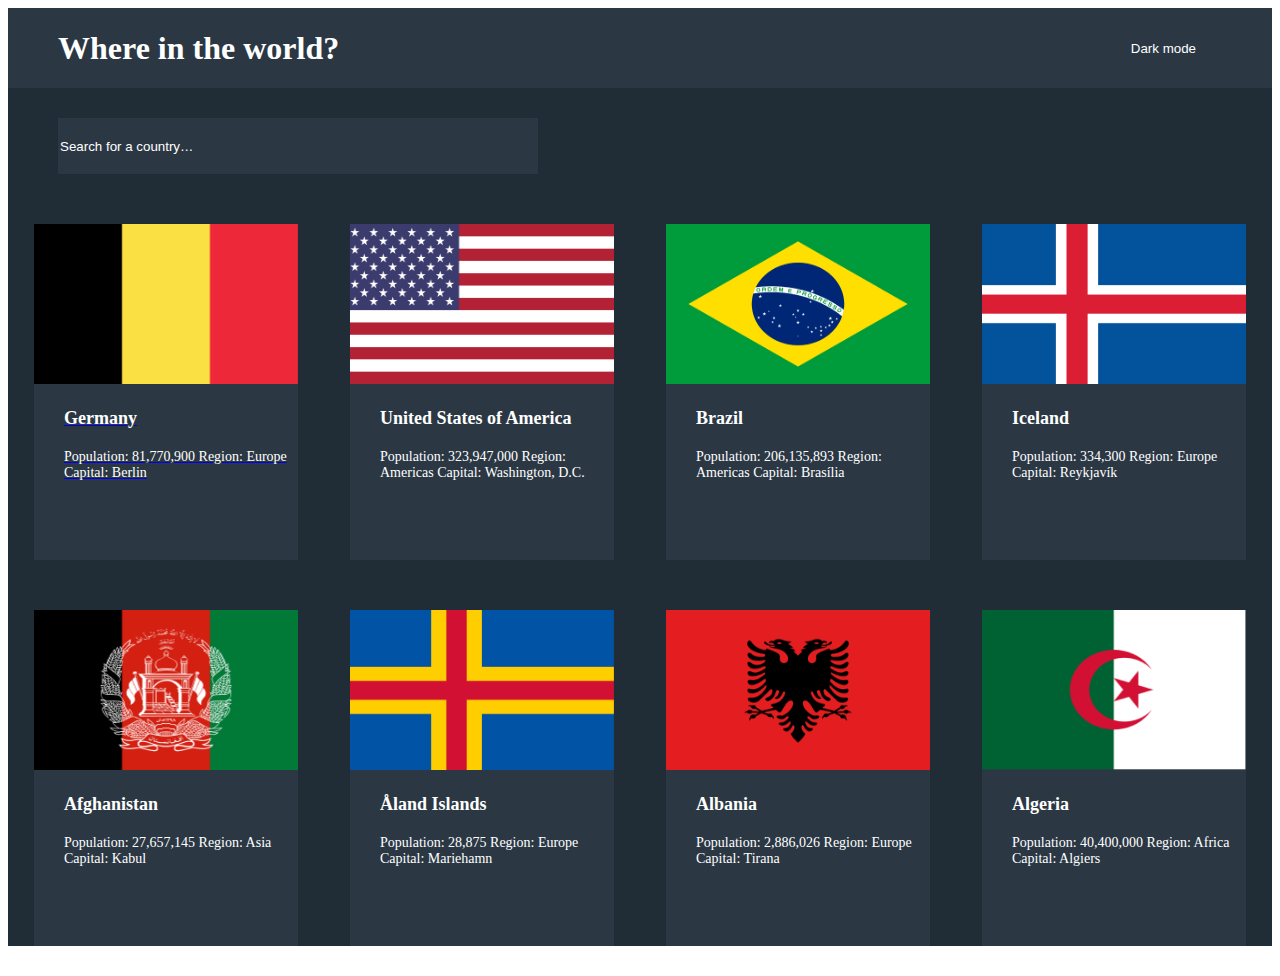
<file: index.html>
<!DOCTYPE html>
<html lang="en">
<head>
    <meta charset="UTF-8">
    <meta name="viewport" content="width=device-width, initial-scale=1.0">
    <title>Document</title>
    <link rel="stylesheet" href="style.css">
</head>
<body>
    <nav>
        <h1>Where in the world?
        </h1>
        <button>Dark mode</button>
    </nav>
    <main>
        <input type="search" placeholder="Search for a country…" >
        <div class="bir">
             <a href="./index2.html"> <div class="card">
               <img src="./image/1280px-Flag_of_Germany.svg.png" alt="">
                <h1>Germany</h1>
                <p>Population: 81,770,900 Region: Europe Capital: Berlin</p>
            </div></a>
           
            <div class="card">
                <img src="./image/1280px-Flag_of_Germany.svg (1).png" alt="">
                <h1>United States of America</h1>
                <p>Population: 323,947,000 Region: Americas Capital: Washington, D.C.</p>
            </div>
            <div class="card">
                <img src="./image/1280px-Flag_of_Germany.svg (2).png" alt="">
                <h1>Brazil</h1>
                <p>Population: 206,135,893 Region: Americas Capital: Brasília</p>
            </div>
            <div class="card">
                <img src="./image/1280px-Flag_of_Germany.svg (3).png" alt="">
                <h1>Iceland</h1>
                <p>Population: 334,300 Region: Europe Capital: Reykjavík</p>
            </div>        
        </div>
        <div class="ikki">
            <div class="card">
                <img src="./image/1280px-Flag_of_Germany.svg (4).png" alt="">
                <h1>Afghanistan</h1>
                <p>Population: 27,657,145 Region: Asia Capital: Kabul</p>
            </div>
            <div class="card">
                <img src="./image/1280px-Flag_of_Germany.svg (5).png" alt="">
                <h1>Åland Islands</h1>
                <p>Population: 28,875 Region: Europe Capital: Mariehamn</p>
            </div>
            <div class="card">
                <img src="./image/1280px-Flag_of_Germany.svg (6).png" alt="">
                <h1>Albania</h1>
                <p>Population: 2,886,026 Region: Europe Capital: Tirana</p>
            </div>
            <div class="card">
                <img src="./image/1280px-Flag_of_Germany.svg (7).png" alt="">
                <h1>Algeria</h1>
                <p>Population: 40,400,000 Region: Africa Capital: Algiers</p>
            </div>        
        </div>
    </main>
</body>
</html>
</file>
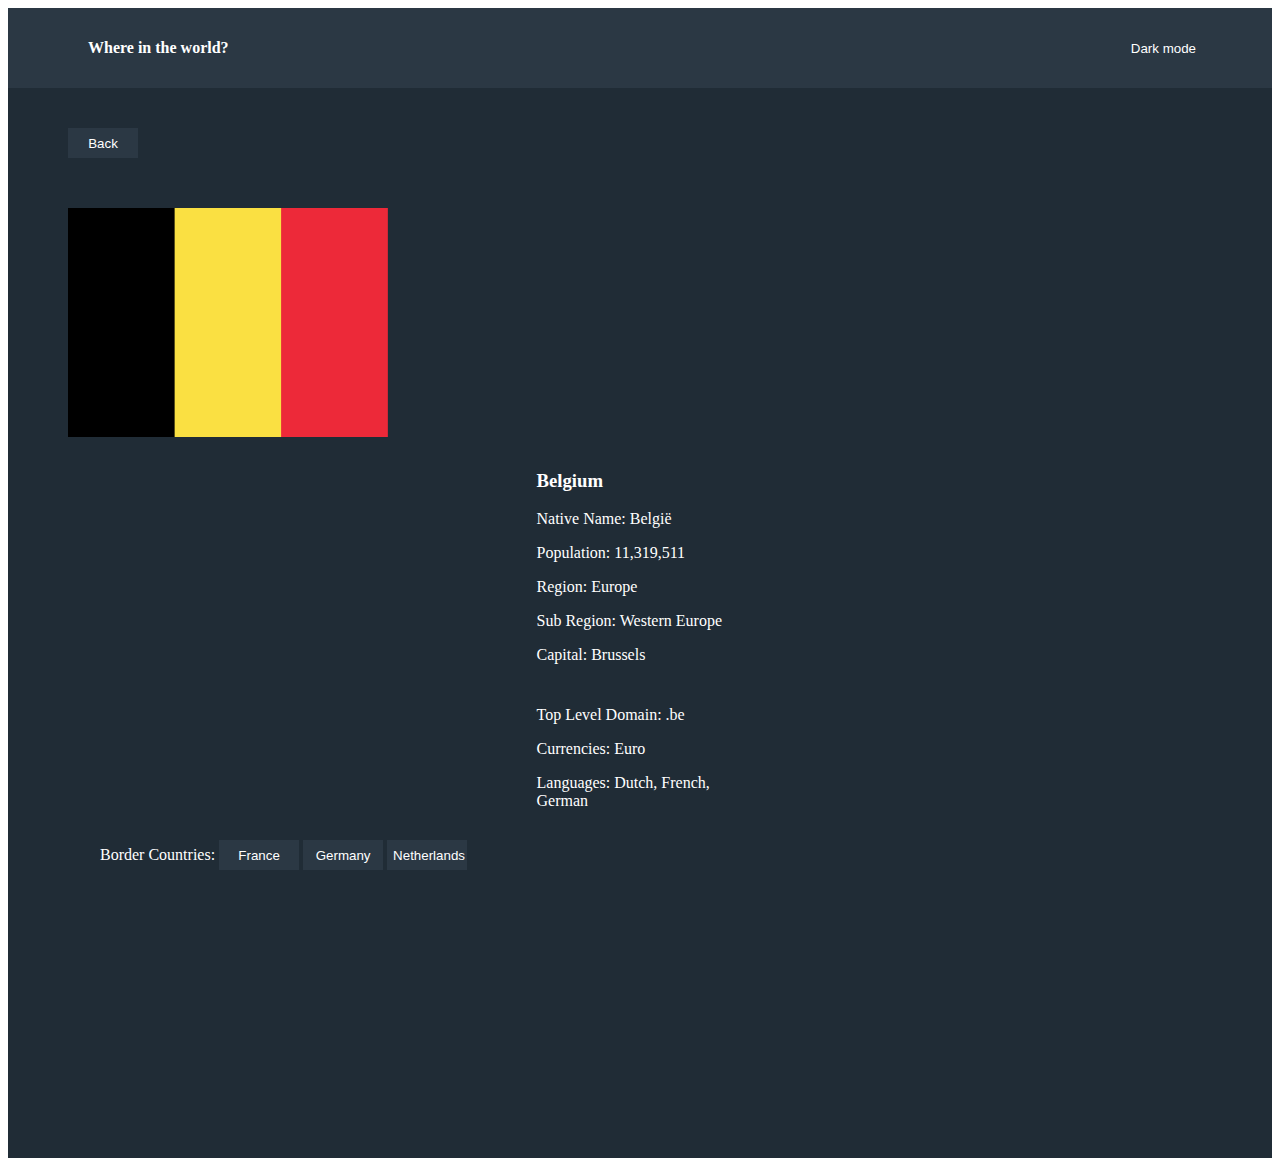
<file: index2.html>
<!DOCTYPE html>
<html lang="en">
<head>
    <meta charset="UTF-8">
    <meta name="viewport" content="width=device-width, initial-scale=1.0">
    <title>Document</title>
    <link rel="stylesheet" href="./style2.css">
</head>
<body>
    <nav>
        <h1>Where in the world?
        </h1>
        <button>Dark mode</button>
    </nav>
    <div class="q"><button class="btn1">Back</button></div>
    
    <main>
        
        <div class="left">
<img src="./image/1280px-Flag_of_Germany.svg.png" alt="">
        </div>
        <div class="right">
<div class="row1">
    <h3>Belgium</h3>
    <p>Native Name: België</p>
    <p>Population: 11,319,511</p>
    <p>Region: Europe</p>
    <p>Sub Region: Western Europe</p>
    <p>Capital: Brussels</p></div>
    <div class="row2">
        <p>Top Level Domain: .be</p>
          <p>Currencies: Euro</p>  
           <p>Languages: Dutch, French, German</p> 
    </div>
        </div>
        <div class="btnlar">
            Border Countries: 
            <button>France</button>
            <button>Germany</button>
            <button>Netherlands</button>
        </div>
    </main>
    
</body>
</html>
</file>
<file: style.css>
nav{
    display: flex;
    align-items: center;
    justify-content: space-between;
    background-color: #2B3844;
    color: white;
    height: 80px;
}
nav button{
    border: none;
    background-color: #2B3844;
    color: white;
    margin-right: 70px;
}
nav h1{
    margin-left: 50px;
}
.card{
    background-color: #2b3844;
    width: 264px;
    height: 336px;
    color: white;
}
.card img{
    width: 264px;
    height: 160px;
}
.card h1{
    font-size: 18px;
    margin-left: 30px;
    margin-top: 20px;
}
.card p{
    font-size: 14px;
    margin-left: 30px;
    margin-top: 20px;
}
main{
    background-color: #202c36;
}
.bir{
    display: flex;
    justify-content: space-around;
    margin-top: 50px;
}
.ikki{
    display: flex;
    justify-content: space-around;
    margin-top: 50px;
    margin-bottom: 30px;
}
input{
    width: 480px;
    height: 56px;
    background-color: #2B3844;
    border: none;
    margin-top: 30px;
    margin-left: 50px;
}
input::placeholder{
    color: white;
}
@media (max-width:1087px){
    .bir{
        display: flex;
        flex-direction: column;
        align-items: center;
    }
    .ikki{
        display: flex;
        flex-direction: column;
        align-items: center;
    }
    .bir .card{
        margin-top: 20px;
    }
    .ikki .card{
        margin-top: 20px;
    }
    nav h1{
        font-size: 14px;
    }
    main input{
        width: 333px;
        height: 48px;
    }
    nav button{
        margin-left: 20px;
    }
}
</file>
<file: style2.css>
nav{
    display: flex;
    justify-content: space-between;
    color: white;
    height: 80px;
    align-items: center;
    background-color: #2B3844;
}
nav h1{
    margin-left: 80px;
}
nav button{
    margin-right: 30px;
} 
main{
    display: flex;
    color: white;
    background-color: #202c36;
    height: 550px;
}
nav button{
    border: none;
    background-color: #2B3844;
    color: white;
    margin-right: 70px;
}
.left img{
width: 560px;
height: 401px;
margin-top: 50px;
margin-left: 60px;
}
.right{
    display: flex;
    margin-left: 200px;
    margin-top: 90px;
}
.row1{
    width: 207px;
}
.row2{
width: 207px;
margin-left: 100px;
margin-top: 50px;
}
.btnlar button{
    background-color: #2B3844;
    color: white;
    border: none;
    width: 90px;
    height: 30px;
}
.btnlar{
    position: absolute;
    top: 550px;
    left: 820px;
}
.q{
    width: 100%;
    background-color: #202c36;
}
.btn1{
    border: none;
    color: white;
    background-color: #2B3844;
    width: 70px;
    height: 30px;
    margin-top: 40px;
    margin-left: 60px;
}
.row1 p{
    margin-top: px;
}
@media (max-width:1300px) {
    nav h1{
        font-size: 16px;
    }
    .left img{
        width: 320px;
        height: 229px;
    }
    .right{
        flex-direction: column;
    }
    main{
        flex-direction: column;
        
    }
    .row2{
        margin-left: 0px ;
        color: white;
        margin-top: 10px;
    }
    .right{
        display: flex;
        align-items: center;
        margin-left: 0px;
        margin-top: 10px;
    }
    main{
        height: 1000px;
    }
    .btnlar{
        top: 840px;
        left: 100px;
    }
    .btnlar button{
        width: 80px;
    }
}
</file>
